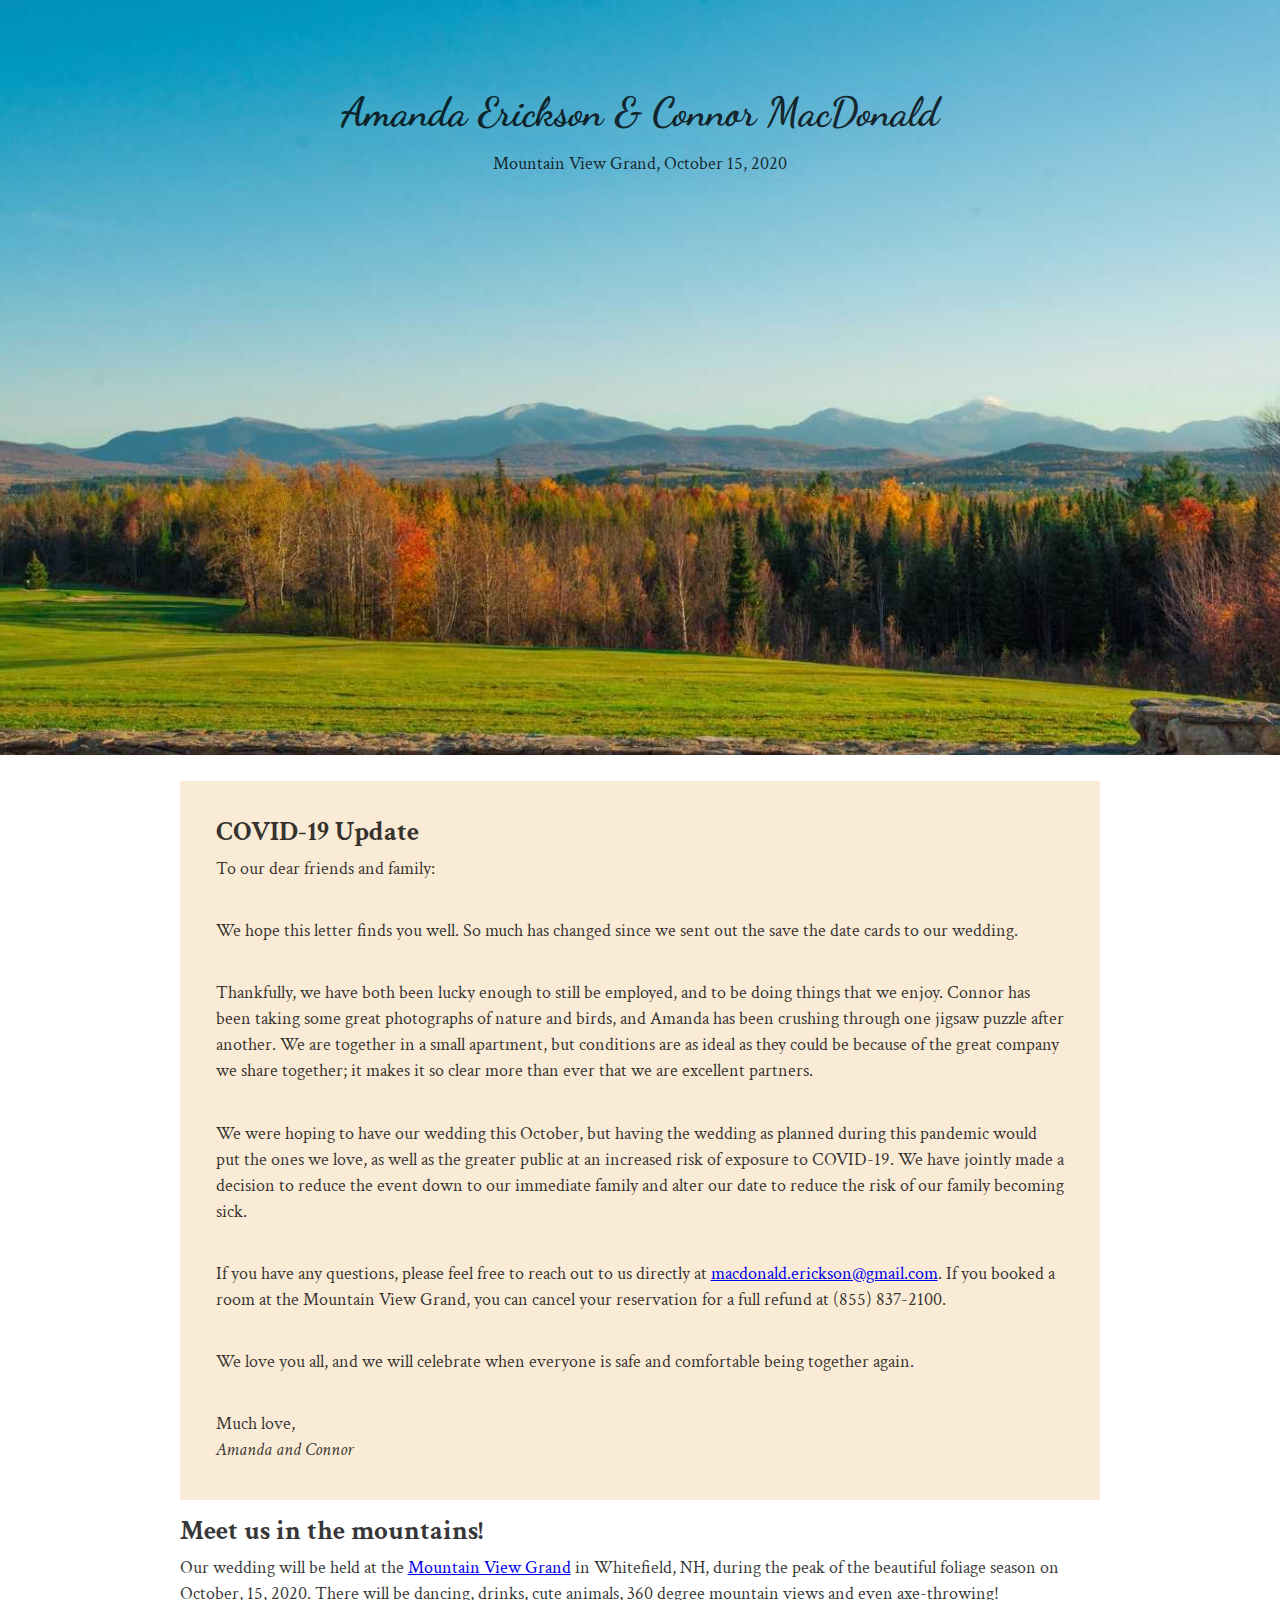
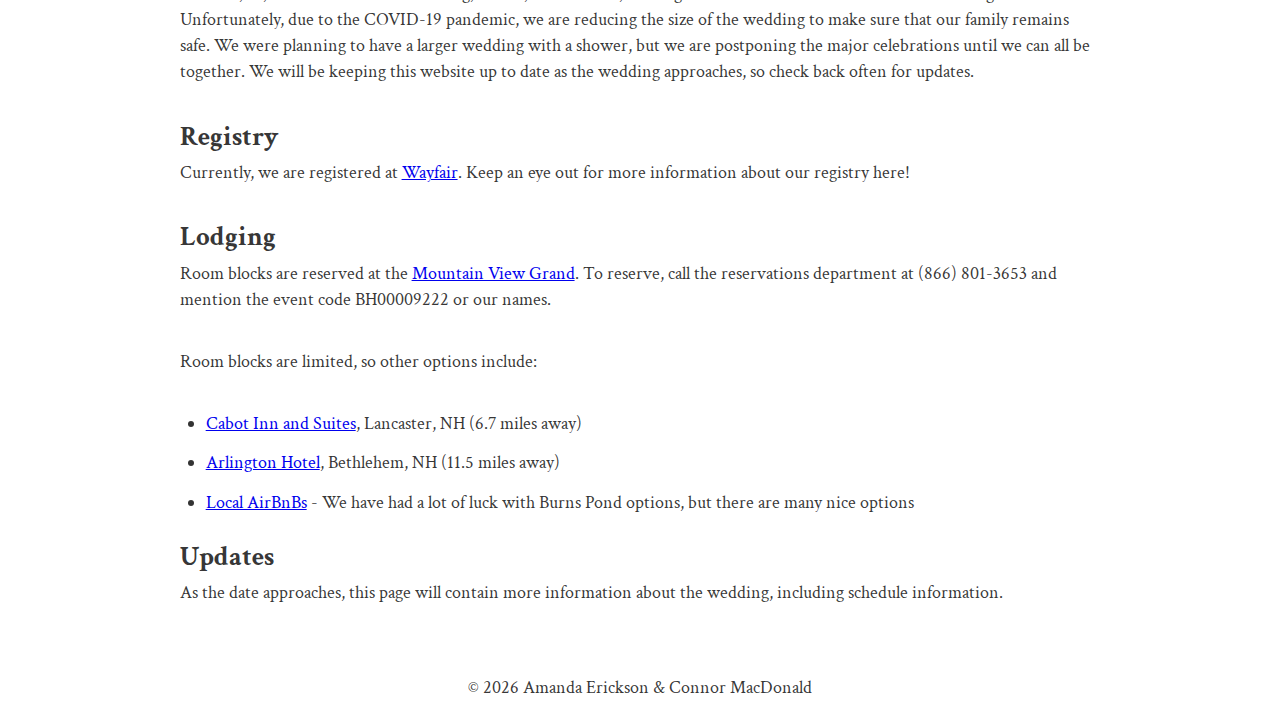
<file: index.html>
<!DOCTYPE html><html lang="en"><head><meta charSet="utf-8"/><meta http-equiv="x-ua-compatible" content="ie=edge"/><meta name="viewport" content="width=device-width, initial-scale=1, shrink-to-fit=no"/><style data-href="/styles.ae71f491a183eeecc83d.css">@import url(https://fonts.googleapis.com/css?family=Crimson+Text|Dancing+Script&display=swap);html{font-family:sans-serif;-ms-text-size-adjust:100%;-webkit-text-size-adjust:100%}body{margin:0;-webkit-font-smoothing:antialiased;-moz-osx-font-smoothing:grayscale;font-family:Crimson Text,serif}article,aside,details,figcaption,figure,footer,header,main,menu,nav,section,summary{display:block}audio,canvas,progress,video{display:inline-block}audio:not([controls]){display:none;height:0}progress{vertical-align:baseline}[hidden],template{display:none}a{background-color:transparent;-webkit-text-decoration-skip:objects}a:active,a:hover{outline-width:0}abbr[title]{border-bottom:none;text-decoration:underline;-webkit-text-decoration:underline dotted;text-decoration:underline dotted}b,strong{font-weight:inherit;font-weight:bolder}footer{text-align:center;padding-top:32px}dfn{font-style:italic}h1{font-size:2em;margin:.67em 0}mark{background-color:#ff0;color:#000}small{font-size:80%}sub,sup{font-size:75%;line-height:0;position:relative;vertical-align:baseline}sub{bottom:-.25em}sup{top:-.5em}img{border-style:none}svg:not(:root){overflow:hidden}code,kbd,pre,samp{font-family:monospace,monospace;font-size:1em}figure{margin:1em 40px}hr{box-sizing:content-box;height:0;overflow:visible}button,input,optgroup,select,textarea{font:inherit;margin:0}optgroup{font-weight:700}button,input{overflow:visible}button,select{text-transform:none}[type=reset],[type=submit],button,html [type=button]{-webkit-appearance:button}[type=button]::-moz-focus-inner,[type=reset]::-moz-focus-inner,[type=submit]::-moz-focus-inner,button::-moz-focus-inner{border-style:none;padding:0}[type=button]:-moz-focusring,[type=reset]:-moz-focusring,[type=submit]:-moz-focusring,button:-moz-focusring{outline:1px dotted ButtonText}fieldset{border:1px solid silver;margin:0 2px;padding:.35em .625em .75em}legend{box-sizing:border-box;color:inherit;display:table;max-width:100%;padding:0;white-space:normal}textarea{overflow:auto}[type=checkbox],[type=radio]{box-sizing:border-box;padding:0}[type=number]::-webkit-inner-spin-button,[type=number]::-webkit-outer-spin-button{height:auto}[type=search]{-webkit-appearance:textfield;outline-offset:-2px}[type=search]::-webkit-search-cancel-button,[type=search]::-webkit-search-decoration{-webkit-appearance:none}::-webkit-input-placeholder{color:inherit;opacity:.54}::-webkit-file-upload-button{-webkit-appearance:button;font:inherit}html{font:112.5%/1.45em georgia,serif;box-sizing:border-box;overflow-y:scroll}*,:after,:before{box-sizing:inherit}body{color:rgba(0,0,0,.8)}header{overflow:hidden;text-align:center;position:relative;min-height:300px}header .gatsby-image-wrapper{position:absolute!important;top:-20px;left:-20px;bottom:-20px;right:-20px;z-index:-1}img{max-width:100%;padding:0;margin:0 0 1.45rem}h1{margin:0 0 1.45rem;font-family:Dancing Script,cursive;font-size:2.25rem}h1,h2{padding:0;color:inherit;font-weight:700;text-rendering:optimizeLegibility;line-height:1.1}h2{margin:0 0 .5rem;font-family:Crimson Text,serif;font-size:1.5rem}h3{font-family:Crimson Text,serif;font-size:1.38316rem}h3,h4{padding:0;margin:0 0 1.45rem;color:inherit;font-weight:700;text-rendering:optimizeLegibility;line-height:1.1}h4{font-family:-apple-system,BlinkMacSystemFont,Segoe UI,Roboto,Oxygen,Ubuntu,Cantarell,Fira Sans,Droid Sans,Helvetica Neue,sans-serif;font-size:1rem}h5{font-size:.85028rem}h5,h6{padding:0;margin:0 0 1.45rem;color:inherit;font-family:-apple-system,BlinkMacSystemFont,Segoe UI,Roboto,Oxygen,Ubuntu,Cantarell,Fira Sans,Droid Sans,Helvetica Neue,sans-serif;font-weight:700;text-rendering:optimizeLegibility;line-height:1.1}h6{font-size:.78405rem}hgroup{padding:0;margin:0 0 1.45rem}ol,ul{padding:0;margin:0 0 1.45rem 1.45rem;list-style-position:outside;list-style-image:none}dd,dl{margin:0 0 1.45rem}dd,dl,p{padding:0}p{margin:0 0 2rem}figure{padding:0}figure,pre{margin:0 0 1.45rem}pre{font-size:.85rem;line-height:1.42;background:rgba(0,0,0,.04);border-radius:3px;overflow:auto;word-wrap:normal;padding:1.45rem}table{font-size:1rem;line-height:1.45rem;border-collapse:collapse;width:100%}fieldset,table{padding:0;margin:0 0 1.45rem}blockquote{padding:0;margin:0 1.45rem 1.45rem}form,iframe,noscript{padding:0;margin:0 0 1.45rem}hr{padding:0;margin:0 0 calc(1.45rem - 1px);background:rgba(0,0,0,.2);border:none;height:1px}address{padding:0;margin:0 0 1.45rem}b,dt,strong,th{font-weight:700}li{margin-bottom:.725rem}ol li,ul li{padding-left:0}li>ol,li>ul{margin-left:1.45rem;margin-bottom:.725rem;margin-top:.725rem}blockquote :last-child,li :last-child,p :last-child{margin-bottom:0}li>p{margin-bottom:.725rem}code,kbd,samp{font-size:.85rem;line-height:1.45rem}abbr,abbr[title],acronym{border-bottom:1px dotted rgba(0,0,0,.5);cursor:help}abbr[title]{text-decoration:none}td,th,thead{text-align:left}td,th{border-bottom:1px solid rgba(0,0,0,.12);font-feature-settings:"tnum";-moz-font-feature-settings:"tnum";-ms-font-feature-settings:"tnum";-webkit-font-feature-settings:"tnum";padding:.725rem .96667rem calc(.725rem - 1px)}td:first-child,th:first-child{padding-left:0}td:last-child,th:last-child{padding-right:0}code,tt{background-color:rgba(0,0,0,.04);border-radius:3px;font-family:SFMono-Regular,Consolas,Roboto Mono,Droid Sans Mono,Liberation Mono,Menlo,Courier,monospace;padding:.2em 0}pre code{background:none;line-height:1.42}code:after,code:before,tt:after,tt:before{letter-spacing:-.2em;content:" "}pre code:after,pre code:before,pre tt:after,pre tt:before{content:""}@media only screen and (max-width:480px){html{font-size:100%}}.gatsby-image-wrapper{margin:auto}.update{padding:2rem 2rem 1px;margin-bottom:16px;background:#faebd7}</style><meta name="generator" content="Gatsby 2.18.12"/><title data-react-helmet="true">Home | Amanda Erickson &amp; Connor MacDonald</title><meta data-react-helmet="true" name="description" content="Mountain View Grand, October 17, 2020"/><meta data-react-helmet="true" property="og:title" content="Home"/><meta data-react-helmet="true" property="og:description" content="Mountain View Grand, October 17, 2020"/><meta data-react-helmet="true" property="og:type" content="website"/><meta data-react-helmet="true" name="twitter:card" content="summary"/><meta data-react-helmet="true" name="twitter:creator" content="Connor MacDonald"/><meta data-react-helmet="true" name="twitter:title" content="Home"/><meta data-react-helmet="true" name="twitter:description" content="Mountain View Grand, October 17, 2020"/><link rel="icon" href="/icons/icon-48x48.png?v=edf3d310d67f8284a562bc3a58c3e761"/><link rel="manifest" href="/manifest.webmanifest"/><meta name="theme-color" content="#663399"/><link rel="apple-touch-icon" sizes="48x48" href="/icons/icon-48x48.png?v=edf3d310d67f8284a562bc3a58c3e761"/><link rel="apple-touch-icon" sizes="72x72" href="/icons/icon-72x72.png?v=edf3d310d67f8284a562bc3a58c3e761"/><link rel="apple-touch-icon" sizes="96x96" href="/icons/icon-96x96.png?v=edf3d310d67f8284a562bc3a58c3e761"/><link rel="apple-touch-icon" sizes="144x144" href="/icons/icon-144x144.png?v=edf3d310d67f8284a562bc3a58c3e761"/><link rel="apple-touch-icon" sizes="192x192" href="/icons/icon-192x192.png?v=edf3d310d67f8284a562bc3a58c3e761"/><link rel="apple-touch-icon" sizes="256x256" href="/icons/icon-256x256.png?v=edf3d310d67f8284a562bc3a58c3e761"/><link rel="apple-touch-icon" sizes="384x384" href="/icons/icon-384x384.png?v=edf3d310d67f8284a562bc3a58c3e761"/><link rel="apple-touch-icon" sizes="512x512" href="/icons/icon-512x512.png?v=edf3d310d67f8284a562bc3a58c3e761"/><link rel="preconnect dns-prefetch" href="https://www.google-analytics.com"/><link as="script" rel="preload" href="/webpack-runtime-e447f945539144398898.js"/><link as="script" rel="preload" href="/app-2b4fb9837f091d29bf52.js"/><link as="script" rel="preload" href="/styles-96ea1c23eb1c27c83239.js"/><link as="script" rel="preload" href="/commons-180032d29272b6226d62.js"/><link as="script" rel="preload" href="/component---src-pages-index-js-8e5e5a9e008df79cd421.js"/><link as="fetch" rel="preload" href="/page-data/index/page-data.json" crossorigin="anonymous"/></head><body><div id="___gatsby"><div style="outline:none" tabindex="-1" role="group" id="gatsby-focus-wrapper"><header style="height:0;padding-bottom:59%;margin-bottom:1.45rem"><div style="margin:0 auto;max-width:960px;padding:5rem 1.0875rem;text-shadow:#67b6d7 5px 0 30px"><h1 style="margin:0">Amanda Erickson &amp; Connor MacDonald</h1><p style="padding-top:16px">Mountain View Grand, October 15, 2020</p></div><div class=" gatsby-image-wrapper" style="position:relative;overflow:hidden"><div style="width:100%;padding-bottom:59.09722222222222%"></div><img src="[data-uri]" alt="" style="position:absolute;top:0;left:0;width:100%;height:100%;object-fit:cover;object-position:center;opacity:1;transition-delay:500ms"/><noscript><picture><source srcset="/static/104b71bb54cc889bc5ee15e4727ea2bb/ca45b/header-image.jpg 500w,
/static/104b71bb54cc889bc5ee15e4727ea2bb/a0205/header-image.jpg 1000w,
/static/104b71bb54cc889bc5ee15e4727ea2bb/95976/header-image.jpg 1440w" sizes="(max-width: 1440px) 100vw, 1440px" /><img loading="lazy" sizes="(max-width: 1440px) 100vw, 1440px" srcset="/static/104b71bb54cc889bc5ee15e4727ea2bb/ca45b/header-image.jpg 500w,
/static/104b71bb54cc889bc5ee15e4727ea2bb/a0205/header-image.jpg 1000w,
/static/104b71bb54cc889bc5ee15e4727ea2bb/95976/header-image.jpg 1440w" src="/static/104b71bb54cc889bc5ee15e4727ea2bb/95976/header-image.jpg" alt="" style="position:absolute;top:0;left:0;opacity:1;width:100%;height:100%;object-fit:cover;object-position:center"/></picture></noscript></div></header><div style="margin:0 auto;max-width:960px;padding:0px 1.0875rem 1.45rem;padding-top:0"><main><div class="update"><h2>COVID-19 Update</h2><p>To our dear friends and family:</p><p>We hope this letter finds you well. So much has changed since we sent out the save the date cards to our wedding.</p><p>Thankfully, we have both been lucky enough to still be employed, and to be doing things that we enjoy. Connor has been taking some great photographs of nature and birds, and Amanda has been crushing through one jigsaw puzzle after another. We are together in a small apartment, but conditions are as ideal as they could be because of the great company we share together; it makes it so clear more than ever that we are excellent partners.</p><p>We were hoping to have our wedding this October, but having the wedding as planned during this pandemic would put the ones we love, as well as the greater public at an increased risk of exposure to COVID-19. We have jointly made a decision to reduce the event down to our immediate family and alter our date to reduce the risk of our family becoming sick.</p><p>If you have any questions, please feel free to reach out to us directly at<!-- --> <a href="mailto:macdonald.erickson@gmail.com">macdonald.erickson@gmail.com</a>. If you booked a room at the Mountain View Grand, you can cancel your reservation for a full refund at (855) 837-2100.</p><p>We love you all, and we will celebrate when everyone is safe and comfortable being together again.</p><p>Much love,<br/><em>Amanda and Connor</em></p></div><h2>Meet us in the mountains!</h2><p>Our wedding will be held at the<!-- --> <a href="https://www.mountainviewgrand.com/" target="_blank">Mountain View Grand</a> <!-- -->in Whitefield, NH, during the peak of the beautiful foliage season on October, 15, 2020. There will be dancing, drinks, cute animals, 360 degree mountain views and even axe-throwing! Unfortunately, due to the COVID-19 pandemic, we are reducing the size of the wedding to make sure that our family remains safe. We were planning to have a larger wedding with a shower, but we are postponing the major celebrations until we can all be together. We will be keeping this website up to date as the wedding approaches, so check back often for updates.</p><h2>Registry</h2><p>Currently, we are registered at<!-- --> <a href="https://www.wayfair.com/registry/wedding/connoramanda" target="_blank">Wayfair</a>. Keep an eye out for more information about our registry here!</p><h2>Lodging</h2><p>Room blocks are reserved at the<!-- --> <a href="https://www.mountainviewgrand.com/" target="_blank">Mountain View Grand</a>. To reserve, call the reservations department at (866) 801-3653 and mention the event code BH00009222 or our names.</p><p>Room blocks are limited, so other options include:</p><ul><li><a href="https://www.cabotinnandsuites.com/" target="_blank">Cabot Inn and Suites</a>, Lancaster, NH (6.7 miles away)</li><li><a href="https://arlingtonhotelnh.com/" target="_blank">Arlington Hotel</a>, Bethlehem, NH (11.5 miles away)</li><li><a href="https://www.airbnb.com/s/Northfield--NH--United-States/homes?refinement_paths%5B%5D=%2Fhomes&amp;current_tab_id=home_tab&amp;selected_tab_id=home_tab&amp;source=mc_search_bar&amp;search_type=unknown&amp;screen_size=large&amp;hide_dates_and_guests_filters=false&amp;checkin=2020-10-16&amp;checkout=2020-10-18&amp;adults=2&amp;ne_lat=43.80474850853288&amp;ne_lng=-71.33910603027346&amp;sw_lat=43.14102506926267&amp;sw_lng=-71.81838459472658&amp;zoom=10&amp;search_by_map=true" target="_blank">Local AirBnBs</a> <!-- -->- We have had a lot of luck with Burns Pond options, but there are many nice options</li></ul><h2>Updates</h2><p>As the date approaches, this page will contain more information about the wedding, including schedule information.</p></main><footer>© <!-- -->2020<!-- --> Amanda Erickson &amp; Connor MacDonald</footer></div></div></div><script>
  
  
  if(true) {
    (function(i,s,o,g,r,a,m){i['GoogleAnalyticsObject']=r;i[r]=i[r]||function(){
    (i[r].q=i[r].q||[]).push(arguments)},i[r].l=1*new Date();a=s.createElement(o),
    m=s.getElementsByTagName(o)[0];a.async=1;a.src=g;m.parentNode.insertBefore(a,m)
    })(window,document,'script','https://www.google-analytics.com/analytics.js','ga');
  }
  if (typeof ga === "function") {
    ga('create', 'UA-38988923-2', 'auto', {});
      
      
      
      
      
      }</script><script id="gatsby-script-loader">/*<![CDATA[*/window.pagePath="/";/*]]>*/</script><script id="gatsby-chunk-mapping">/*<![CDATA[*/window.___chunkMapping={"app":["/app-2b4fb9837f091d29bf52.js"],"component---src-pages-404-js":["/component---src-pages-404-js-937d1b115ca56d3e6694.js"],"component---src-pages-index-js":["/component---src-pages-index-js-8e5e5a9e008df79cd421.js"],"component---src-pages-page-2-js":["/component---src-pages-page-2-js-9091273db8b77923343d.js"]};/*]]>*/</script><script src="/component---src-pages-index-js-8e5e5a9e008df79cd421.js" async=""></script><script src="/commons-180032d29272b6226d62.js" async=""></script><script src="/styles-96ea1c23eb1c27c83239.js" async=""></script><script src="/app-2b4fb9837f091d29bf52.js" async=""></script><script src="/webpack-runtime-e447f945539144398898.js" async=""></script></body></html>
</file>
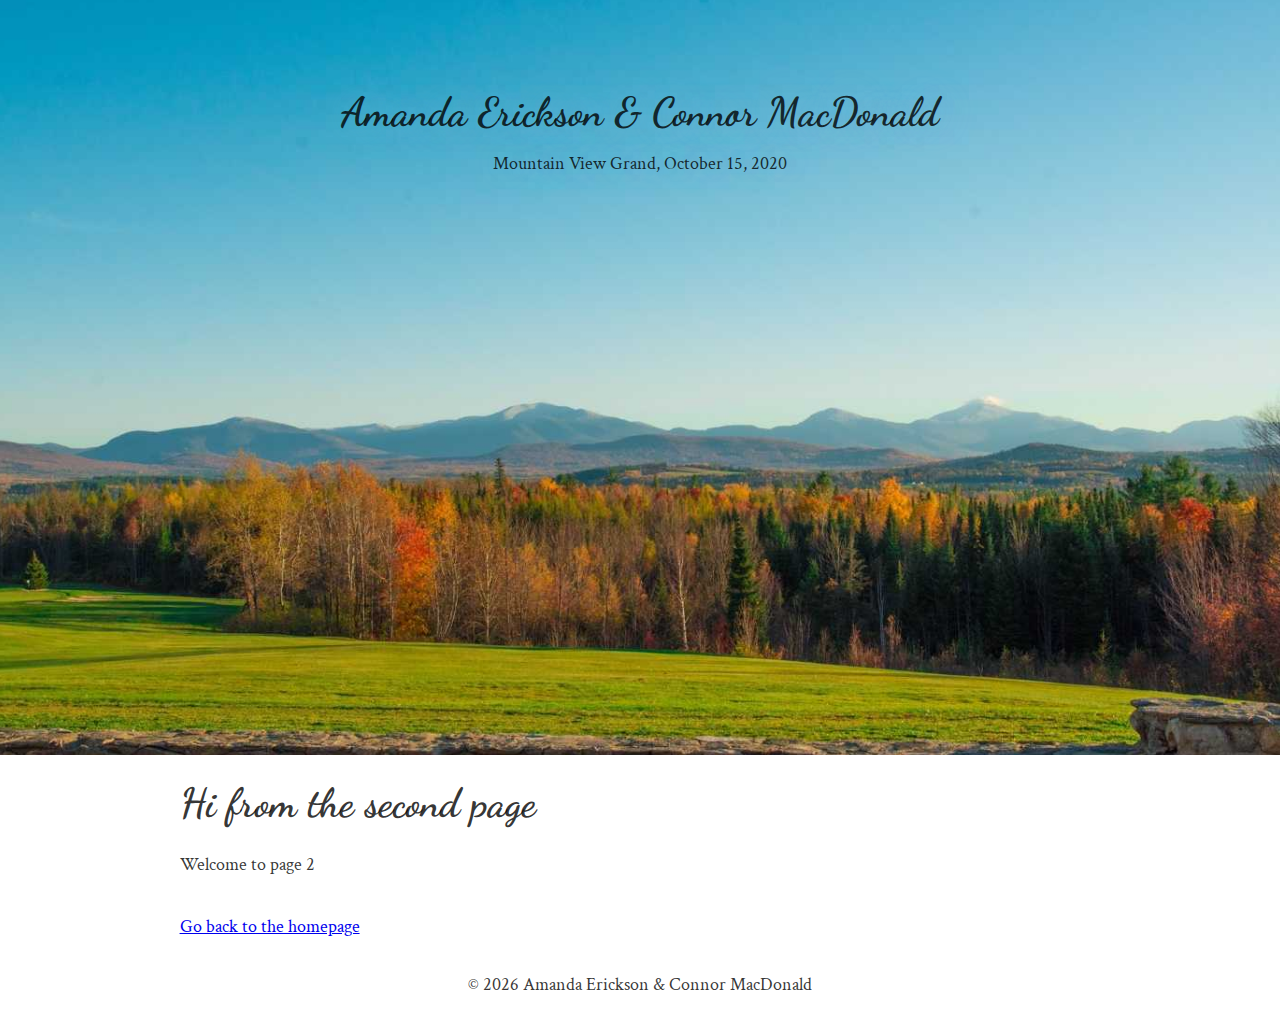
<file: page-2/index.html>
<!DOCTYPE html><html lang="en"><head><meta charSet="utf-8"/><meta http-equiv="x-ua-compatible" content="ie=edge"/><meta name="viewport" content="width=device-width, initial-scale=1, shrink-to-fit=no"/><style data-href="/styles.ae71f491a183eeecc83d.css">@import url(https://fonts.googleapis.com/css?family=Crimson+Text|Dancing+Script&display=swap);html{font-family:sans-serif;-ms-text-size-adjust:100%;-webkit-text-size-adjust:100%}body{margin:0;-webkit-font-smoothing:antialiased;-moz-osx-font-smoothing:grayscale;font-family:Crimson Text,serif}article,aside,details,figcaption,figure,footer,header,main,menu,nav,section,summary{display:block}audio,canvas,progress,video{display:inline-block}audio:not([controls]){display:none;height:0}progress{vertical-align:baseline}[hidden],template{display:none}a{background-color:transparent;-webkit-text-decoration-skip:objects}a:active,a:hover{outline-width:0}abbr[title]{border-bottom:none;text-decoration:underline;-webkit-text-decoration:underline dotted;text-decoration:underline dotted}b,strong{font-weight:inherit;font-weight:bolder}footer{text-align:center;padding-top:32px}dfn{font-style:italic}h1{font-size:2em;margin:.67em 0}mark{background-color:#ff0;color:#000}small{font-size:80%}sub,sup{font-size:75%;line-height:0;position:relative;vertical-align:baseline}sub{bottom:-.25em}sup{top:-.5em}img{border-style:none}svg:not(:root){overflow:hidden}code,kbd,pre,samp{font-family:monospace,monospace;font-size:1em}figure{margin:1em 40px}hr{box-sizing:content-box;height:0;overflow:visible}button,input,optgroup,select,textarea{font:inherit;margin:0}optgroup{font-weight:700}button,input{overflow:visible}button,select{text-transform:none}[type=reset],[type=submit],button,html [type=button]{-webkit-appearance:button}[type=button]::-moz-focus-inner,[type=reset]::-moz-focus-inner,[type=submit]::-moz-focus-inner,button::-moz-focus-inner{border-style:none;padding:0}[type=button]:-moz-focusring,[type=reset]:-moz-focusring,[type=submit]:-moz-focusring,button:-moz-focusring{outline:1px dotted ButtonText}fieldset{border:1px solid silver;margin:0 2px;padding:.35em .625em .75em}legend{box-sizing:border-box;color:inherit;display:table;max-width:100%;padding:0;white-space:normal}textarea{overflow:auto}[type=checkbox],[type=radio]{box-sizing:border-box;padding:0}[type=number]::-webkit-inner-spin-button,[type=number]::-webkit-outer-spin-button{height:auto}[type=search]{-webkit-appearance:textfield;outline-offset:-2px}[type=search]::-webkit-search-cancel-button,[type=search]::-webkit-search-decoration{-webkit-appearance:none}::-webkit-input-placeholder{color:inherit;opacity:.54}::-webkit-file-upload-button{-webkit-appearance:button;font:inherit}html{font:112.5%/1.45em georgia,serif;box-sizing:border-box;overflow-y:scroll}*,:after,:before{box-sizing:inherit}body{color:rgba(0,0,0,.8)}header{overflow:hidden;text-align:center;position:relative;min-height:300px}header .gatsby-image-wrapper{position:absolute!important;top:-20px;left:-20px;bottom:-20px;right:-20px;z-index:-1}img{max-width:100%;padding:0;margin:0 0 1.45rem}h1{margin:0 0 1.45rem;font-family:Dancing Script,cursive;font-size:2.25rem}h1,h2{padding:0;color:inherit;font-weight:700;text-rendering:optimizeLegibility;line-height:1.1}h2{margin:0 0 .5rem;font-family:Crimson Text,serif;font-size:1.5rem}h3{font-family:Crimson Text,serif;font-size:1.38316rem}h3,h4{padding:0;margin:0 0 1.45rem;color:inherit;font-weight:700;text-rendering:optimizeLegibility;line-height:1.1}h4{font-family:-apple-system,BlinkMacSystemFont,Segoe UI,Roboto,Oxygen,Ubuntu,Cantarell,Fira Sans,Droid Sans,Helvetica Neue,sans-serif;font-size:1rem}h5{font-size:.85028rem}h5,h6{padding:0;margin:0 0 1.45rem;color:inherit;font-family:-apple-system,BlinkMacSystemFont,Segoe UI,Roboto,Oxygen,Ubuntu,Cantarell,Fira Sans,Droid Sans,Helvetica Neue,sans-serif;font-weight:700;text-rendering:optimizeLegibility;line-height:1.1}h6{font-size:.78405rem}hgroup{padding:0;margin:0 0 1.45rem}ol,ul{padding:0;margin:0 0 1.45rem 1.45rem;list-style-position:outside;list-style-image:none}dd,dl{margin:0 0 1.45rem}dd,dl,p{padding:0}p{margin:0 0 2rem}figure{padding:0}figure,pre{margin:0 0 1.45rem}pre{font-size:.85rem;line-height:1.42;background:rgba(0,0,0,.04);border-radius:3px;overflow:auto;word-wrap:normal;padding:1.45rem}table{font-size:1rem;line-height:1.45rem;border-collapse:collapse;width:100%}fieldset,table{padding:0;margin:0 0 1.45rem}blockquote{padding:0;margin:0 1.45rem 1.45rem}form,iframe,noscript{padding:0;margin:0 0 1.45rem}hr{padding:0;margin:0 0 calc(1.45rem - 1px);background:rgba(0,0,0,.2);border:none;height:1px}address{padding:0;margin:0 0 1.45rem}b,dt,strong,th{font-weight:700}li{margin-bottom:.725rem}ol li,ul li{padding-left:0}li>ol,li>ul{margin-left:1.45rem;margin-bottom:.725rem;margin-top:.725rem}blockquote :last-child,li :last-child,p :last-child{margin-bottom:0}li>p{margin-bottom:.725rem}code,kbd,samp{font-size:.85rem;line-height:1.45rem}abbr,abbr[title],acronym{border-bottom:1px dotted rgba(0,0,0,.5);cursor:help}abbr[title]{text-decoration:none}td,th,thead{text-align:left}td,th{border-bottom:1px solid rgba(0,0,0,.12);font-feature-settings:"tnum";-moz-font-feature-settings:"tnum";-ms-font-feature-settings:"tnum";-webkit-font-feature-settings:"tnum";padding:.725rem .96667rem calc(.725rem - 1px)}td:first-child,th:first-child{padding-left:0}td:last-child,th:last-child{padding-right:0}code,tt{background-color:rgba(0,0,0,.04);border-radius:3px;font-family:SFMono-Regular,Consolas,Roboto Mono,Droid Sans Mono,Liberation Mono,Menlo,Courier,monospace;padding:.2em 0}pre code{background:none;line-height:1.42}code:after,code:before,tt:after,tt:before{letter-spacing:-.2em;content:" "}pre code:after,pre code:before,pre tt:after,pre tt:before{content:""}@media only screen and (max-width:480px){html{font-size:100%}}.gatsby-image-wrapper{margin:auto}.update{padding:2rem 2rem 1px;margin-bottom:16px;background:#faebd7}</style><meta name="generator" content="Gatsby 2.18.12"/><title data-react-helmet="true">Page two | Amanda Erickson &amp; Connor MacDonald</title><meta data-react-helmet="true" name="description" content="Mountain View Grand, October 17, 2020"/><meta data-react-helmet="true" property="og:title" content="Page two"/><meta data-react-helmet="true" property="og:description" content="Mountain View Grand, October 17, 2020"/><meta data-react-helmet="true" property="og:type" content="website"/><meta data-react-helmet="true" name="twitter:card" content="summary"/><meta data-react-helmet="true" name="twitter:creator" content="Connor MacDonald"/><meta data-react-helmet="true" name="twitter:title" content="Page two"/><meta data-react-helmet="true" name="twitter:description" content="Mountain View Grand, October 17, 2020"/><link rel="icon" href="/icons/icon-48x48.png?v=edf3d310d67f8284a562bc3a58c3e761"/><link rel="manifest" href="/manifest.webmanifest"/><meta name="theme-color" content="#663399"/><link rel="apple-touch-icon" sizes="48x48" href="/icons/icon-48x48.png?v=edf3d310d67f8284a562bc3a58c3e761"/><link rel="apple-touch-icon" sizes="72x72" href="/icons/icon-72x72.png?v=edf3d310d67f8284a562bc3a58c3e761"/><link rel="apple-touch-icon" sizes="96x96" href="/icons/icon-96x96.png?v=edf3d310d67f8284a562bc3a58c3e761"/><link rel="apple-touch-icon" sizes="144x144" href="/icons/icon-144x144.png?v=edf3d310d67f8284a562bc3a58c3e761"/><link rel="apple-touch-icon" sizes="192x192" href="/icons/icon-192x192.png?v=edf3d310d67f8284a562bc3a58c3e761"/><link rel="apple-touch-icon" sizes="256x256" href="/icons/icon-256x256.png?v=edf3d310d67f8284a562bc3a58c3e761"/><link rel="apple-touch-icon" sizes="384x384" href="/icons/icon-384x384.png?v=edf3d310d67f8284a562bc3a58c3e761"/><link rel="apple-touch-icon" sizes="512x512" href="/icons/icon-512x512.png?v=edf3d310d67f8284a562bc3a58c3e761"/><link rel="preconnect dns-prefetch" href="https://www.google-analytics.com"/><link as="script" rel="preload" href="/webpack-runtime-e447f945539144398898.js"/><link as="script" rel="preload" href="/app-2b4fb9837f091d29bf52.js"/><link as="script" rel="preload" href="/styles-96ea1c23eb1c27c83239.js"/><link as="script" rel="preload" href="/commons-180032d29272b6226d62.js"/><link as="script" rel="preload" href="/component---src-pages-page-2-js-9091273db8b77923343d.js"/><link as="fetch" rel="preload" href="/page-data/page-2/page-data.json" crossorigin="anonymous"/></head><body><div id="___gatsby"><div style="outline:none" tabindex="-1" role="group" id="gatsby-focus-wrapper"><header style="height:0;padding-bottom:59%;margin-bottom:1.45rem"><div style="margin:0 auto;max-width:960px;padding:5rem 1.0875rem;text-shadow:#67b6d7 5px 0 30px"><h1 style="margin:0">Amanda Erickson &amp; Connor MacDonald</h1><p style="padding-top:16px">Mountain View Grand, October 15, 2020</p></div><div class=" gatsby-image-wrapper" style="position:relative;overflow:hidden"><div style="width:100%;padding-bottom:59.09722222222222%"></div><img src="[data-uri]" alt="" style="position:absolute;top:0;left:0;width:100%;height:100%;object-fit:cover;object-position:center;opacity:1;transition-delay:500ms"/><noscript><picture><source srcset="/static/104b71bb54cc889bc5ee15e4727ea2bb/ca45b/header-image.jpg 500w,
/static/104b71bb54cc889bc5ee15e4727ea2bb/a0205/header-image.jpg 1000w,
/static/104b71bb54cc889bc5ee15e4727ea2bb/95976/header-image.jpg 1440w" sizes="(max-width: 1440px) 100vw, 1440px" /><img loading="lazy" sizes="(max-width: 1440px) 100vw, 1440px" srcset="/static/104b71bb54cc889bc5ee15e4727ea2bb/ca45b/header-image.jpg 500w,
/static/104b71bb54cc889bc5ee15e4727ea2bb/a0205/header-image.jpg 1000w,
/static/104b71bb54cc889bc5ee15e4727ea2bb/95976/header-image.jpg 1440w" src="/static/104b71bb54cc889bc5ee15e4727ea2bb/95976/header-image.jpg" alt="" style="position:absolute;top:0;left:0;opacity:1;width:100%;height:100%;object-fit:cover;object-position:center"/></picture></noscript></div></header><div style="margin:0 auto;max-width:960px;padding:0px 1.0875rem 1.45rem;padding-top:0"><main><h1>Hi from the second page</h1><p>Welcome to page 2</p><a href="/">Go back to the homepage</a></main><footer>© <!-- -->2020<!-- --> Amanda Erickson &amp; Connor MacDonald</footer></div></div></div><script>
  
  
  if(true) {
    (function(i,s,o,g,r,a,m){i['GoogleAnalyticsObject']=r;i[r]=i[r]||function(){
    (i[r].q=i[r].q||[]).push(arguments)},i[r].l=1*new Date();a=s.createElement(o),
    m=s.getElementsByTagName(o)[0];a.async=1;a.src=g;m.parentNode.insertBefore(a,m)
    })(window,document,'script','https://www.google-analytics.com/analytics.js','ga');
  }
  if (typeof ga === "function") {
    ga('create', 'UA-38988923-2', 'auto', {});
      
      
      
      
      
      }</script><script id="gatsby-script-loader">/*<![CDATA[*/window.pagePath="/page-2/";/*]]>*/</script><script id="gatsby-chunk-mapping">/*<![CDATA[*/window.___chunkMapping={"app":["/app-2b4fb9837f091d29bf52.js"],"component---src-pages-404-js":["/component---src-pages-404-js-937d1b115ca56d3e6694.js"],"component---src-pages-index-js":["/component---src-pages-index-js-8e5e5a9e008df79cd421.js"],"component---src-pages-page-2-js":["/component---src-pages-page-2-js-9091273db8b77923343d.js"]};/*]]>*/</script><script src="/component---src-pages-page-2-js-9091273db8b77923343d.js" async=""></script><script src="/commons-180032d29272b6226d62.js" async=""></script><script src="/styles-96ea1c23eb1c27c83239.js" async=""></script><script src="/app-2b4fb9837f091d29bf52.js" async=""></script><script src="/webpack-runtime-e447f945539144398898.js" async=""></script></body></html>
</file>
